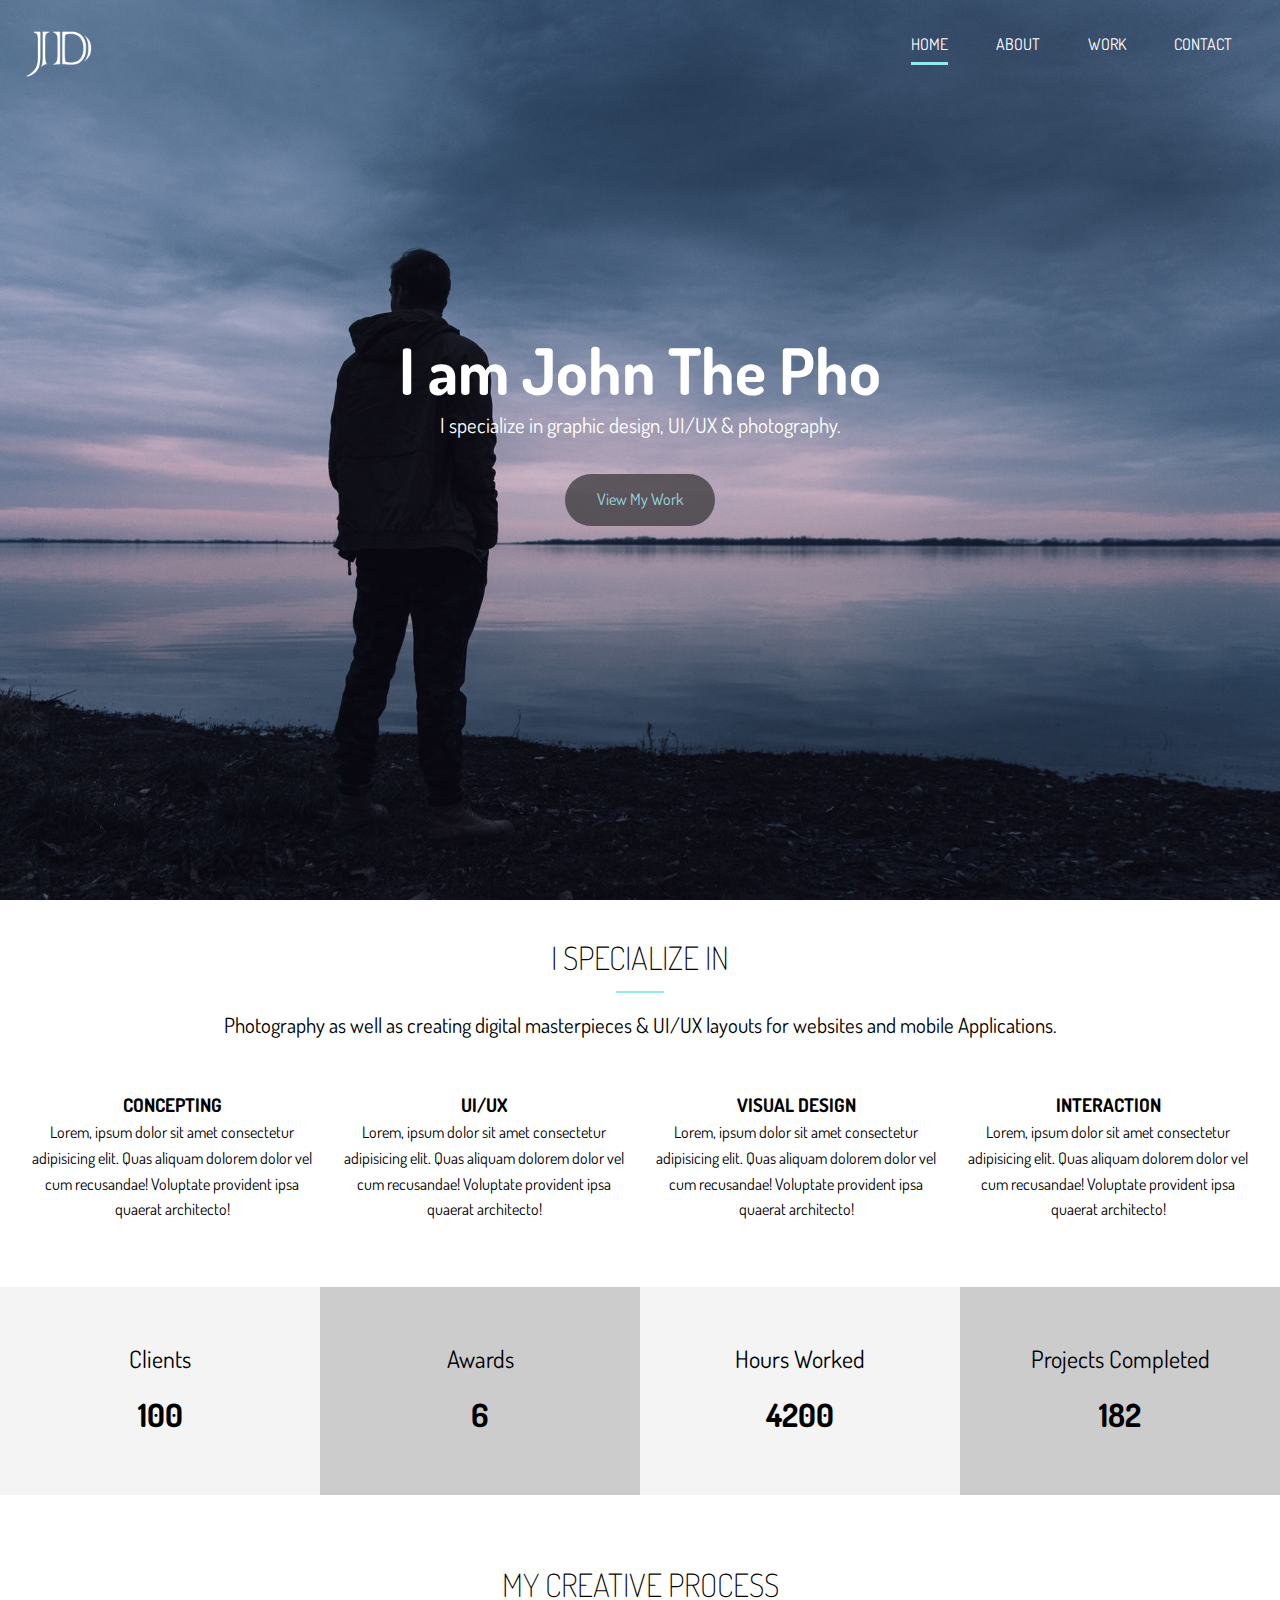
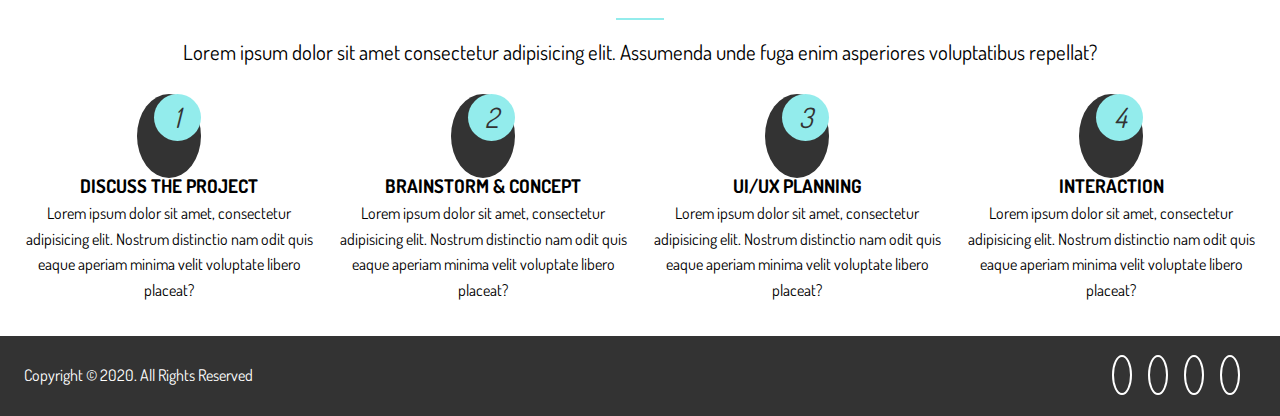
<file: index.html>
<!DOCTYPE html>
<html lang="en">
  <head>
    <meta charset="UTF-8" />
    <meta name="viewport" content="width=device-width, initial-scale=1.0" />
    <link rel="shortcut icon" href="img/logo.png" type="image/x-png" />
    <link
      rel="stylesheet"
      href="https://cdnjs.cloudflare.com/ajax/libs/font-awesome/5.15.1/css/all.min.css"
      integrity="sha512-+4zCK9k+qNFUR5X+cKL9EIR+ZOhtIloNl9GIKS57V1MyNsYpYcUrUeQc9vNfzsWfV28IaLL3i96P9sdNyeRssA=="
      crossorigin="anonymous"
    />
    <link rel="preconnect" href="https://fonts.gstatic.com" />
    <link
      href="https://fonts.googleapis.com/css2?family=Caveat+Brush&family=Dosis:wght@500&display=swap"
      rel="stylesheet"
    />
    <link rel="stylesheet" href="css/main.css" />
    <title>John Doe | UI/UX Designer & Photographer</title>
  </head>
  <body>
    <!-- Header -->
    <header id="header-home">
      <div class="container">
        <nav id="main-nav">
          <img src="img/logo.png" alt="My Image" id="logo" />
          <ul>
            <li><a href="index.html" class="current">Home</a></li>
            <li><a href="about.html">About</a></li>
            <li><a href="work.html">Work</a></li>
            <li><a href="contact.html">Contact</a></li>
          </ul>
        </nav>
        <div class="header-content">
          <h1>
            I am John The
            <span
              class="txt-type"
              data-wait="2000"
              data-words='["Photographer", "Designer", "UI/UX Dev"]'
            ></span>
          </h1>
          <p class="lead">
            I specialize in graphic design, UI/UX & photography.
          </p>
          <a href="work.html" class="btn-light">View My Work</a>
        </div>
      </div>
    </header>

    <!-- Section A: Specialize -->
    <section id="home-a" class="text-center py-2">
      <div class="container">
        <h2 class="section-title">I Specialize in</h2>
        <div class="bottom-line"></div>
        <p class="lead">
          Photography as well as creating digital masterpieces & UI/UX layouts
          for websites and mobile Applications.
        </p>
        <div class="specials">
          <div>
            <i class="fas fa-file-alt fa-2x"></i>
            <h3>Concepting</h3>
            <p>
              Lorem, ipsum dolor sit amet consectetur adipisicing elit. Quas
              aliquam dolorem dolor vel cum recusandae! Voluptate provident ipsa
              quaerat architecto!
            </p>
          </div>
          <div>
            <i class="fas fa-desktop fa-2x"></i>
            <h3>UI/UX</h3>
            <p>
              Lorem, ipsum dolor sit amet consectetur adipisicing elit. Quas
              aliquam dolorem dolor vel cum recusandae! Voluptate provident ipsa
              quaerat architecto!
            </p>
          </div>
          <div>
            <i class="fas fa-object-ungroup fa-2x"></i>
            <h3>Visual Design</h3>
            <p>
              Lorem, ipsum dolor sit amet consectetur adipisicing elit. Quas
              aliquam dolorem dolor vel cum recusandae! Voluptate provident ipsa
              quaerat architecto!
            </p>
          </div>
          <div>
            <i class="fas fa-thumbs-up fa-2x"></i>
            <h3>Interaction</h3>
            <p>
              Lorem, ipsum dolor sit amet consectetur adipisicing elit. Quas
              aliquam dolorem dolor vel cum recusandae! Voluptate provident ipsa
              quaerat architecto!
            </p>
          </div>
        </div>
      </div>
    </section>

    <!-- Section B: Stats -->
    <section id="home-b" class="text-center py-2">
      <div class="stats">
        <div>
          <ul>
            <li><i class="fa fa-users fa-3x"></i></li>
            <li class="stats-title">Clients</li>
            <li class="stats-number">100</li>
          </ul>
        </div>
        <div>
          <ul>
            <li><i class="fa fa-award fa-3x"></i></li>
            <li class="stats-title">Awards</li>
            <li class="stats-number">6</li>
          </ul>
        </div>
        <div>
          <ul>
            <li><i class="fa fa-hourglass-start fa-3x"></i></li>
            <li class="stats-title">Hours Worked</li>
            <li class="stats-number">4200</li>
          </ul>
        </div>
        <div>
          <ul>
            <li><i class="fa fa-code-branch fa-3x"></i></li>
            <li class="stats-title">Projects Completed</li>
            <li class="stats-number">182</li>
          </ul>
        </div>
      </div>
    </section>

    <!-- Section C: Process -->
    <section id="home-c" class="text-center py-2">
      <div class="container">
        <h2 class="section-title">My Creative Process</h2>
        <div class="bottom-line"></div>
        <p class="lead">
          Lorem ipsum dolor sit amet consectetur adipisicing elit. Assumenda
          unde fuga enim asperiores voluptatibus repellat?
        </p>
        <div class="process">
          <div>
            <i class="fas fa-file-alt fa-4x process-icon my-2">
              <div class="process-step">1</div>
            </i>
            <h3>Discuss The Project</h3>
            <p>
              Lorem ipsum dolor sit amet, consectetur adipisicing elit. Nostrum
              distinctio nam odit quis eaque aperiam minima velit voluptate
              libero placeat?
            </p>
          </div>

          <div>
            <i class="fas fa-desktop fa-4x process-icon my-2">
              <div class="process-step">2</div>
            </i>
            <h3>Brainstorm & Concept</h3>
            <p>
              Lorem ipsum dolor sit amet, consectetur adipisicing elit. Nostrum
              distinctio nam odit quis eaque aperiam minima velit voluptate
              libero placeat?
            </p>
          </div>

          <div>
            <i class="fas fa-object-ungroup fa-4x process-icon my-2">
              <div class="process-step">3</div>
            </i>
            <h3>UI/UX Planning</h3>
            <p>
              Lorem ipsum dolor sit amet, consectetur adipisicing elit. Nostrum
              distinctio nam odit quis eaque aperiam minima velit voluptate
              libero placeat?
            </p>
          </div>

          <div>
            <i class="fas fa-thumbs-up fa-4x process-icon my-2">
              <div class="process-step">4</div>
            </i>
            <h3>Interaction</h3>
            <p>
              Lorem ipsum dolor sit amet, consectetur adipisicing elit. Nostrum
              distinctio nam odit quis eaque aperiam minima velit voluptate
              libero placeat?
            </p>
          </div>
        </div>
      </div>
    </section>

    <!-- Footer -->
    <footer id="main-footer">
      <div class="footer-content container">
        <p>Copyright &copy; 2020. All Rights Reserved</p>
        <div class="social">
          <i class="fab fa-twitter"></i>
          <i class="fab fa-facebook"></i>
          <i class="fab fa-instagram"></i>
          <i class="fab fa-linkedin"></i>
        </div>
      </div>
    </footer>

    <script src="js/typewriter.js"></script>
  </body>
</html>
</file>
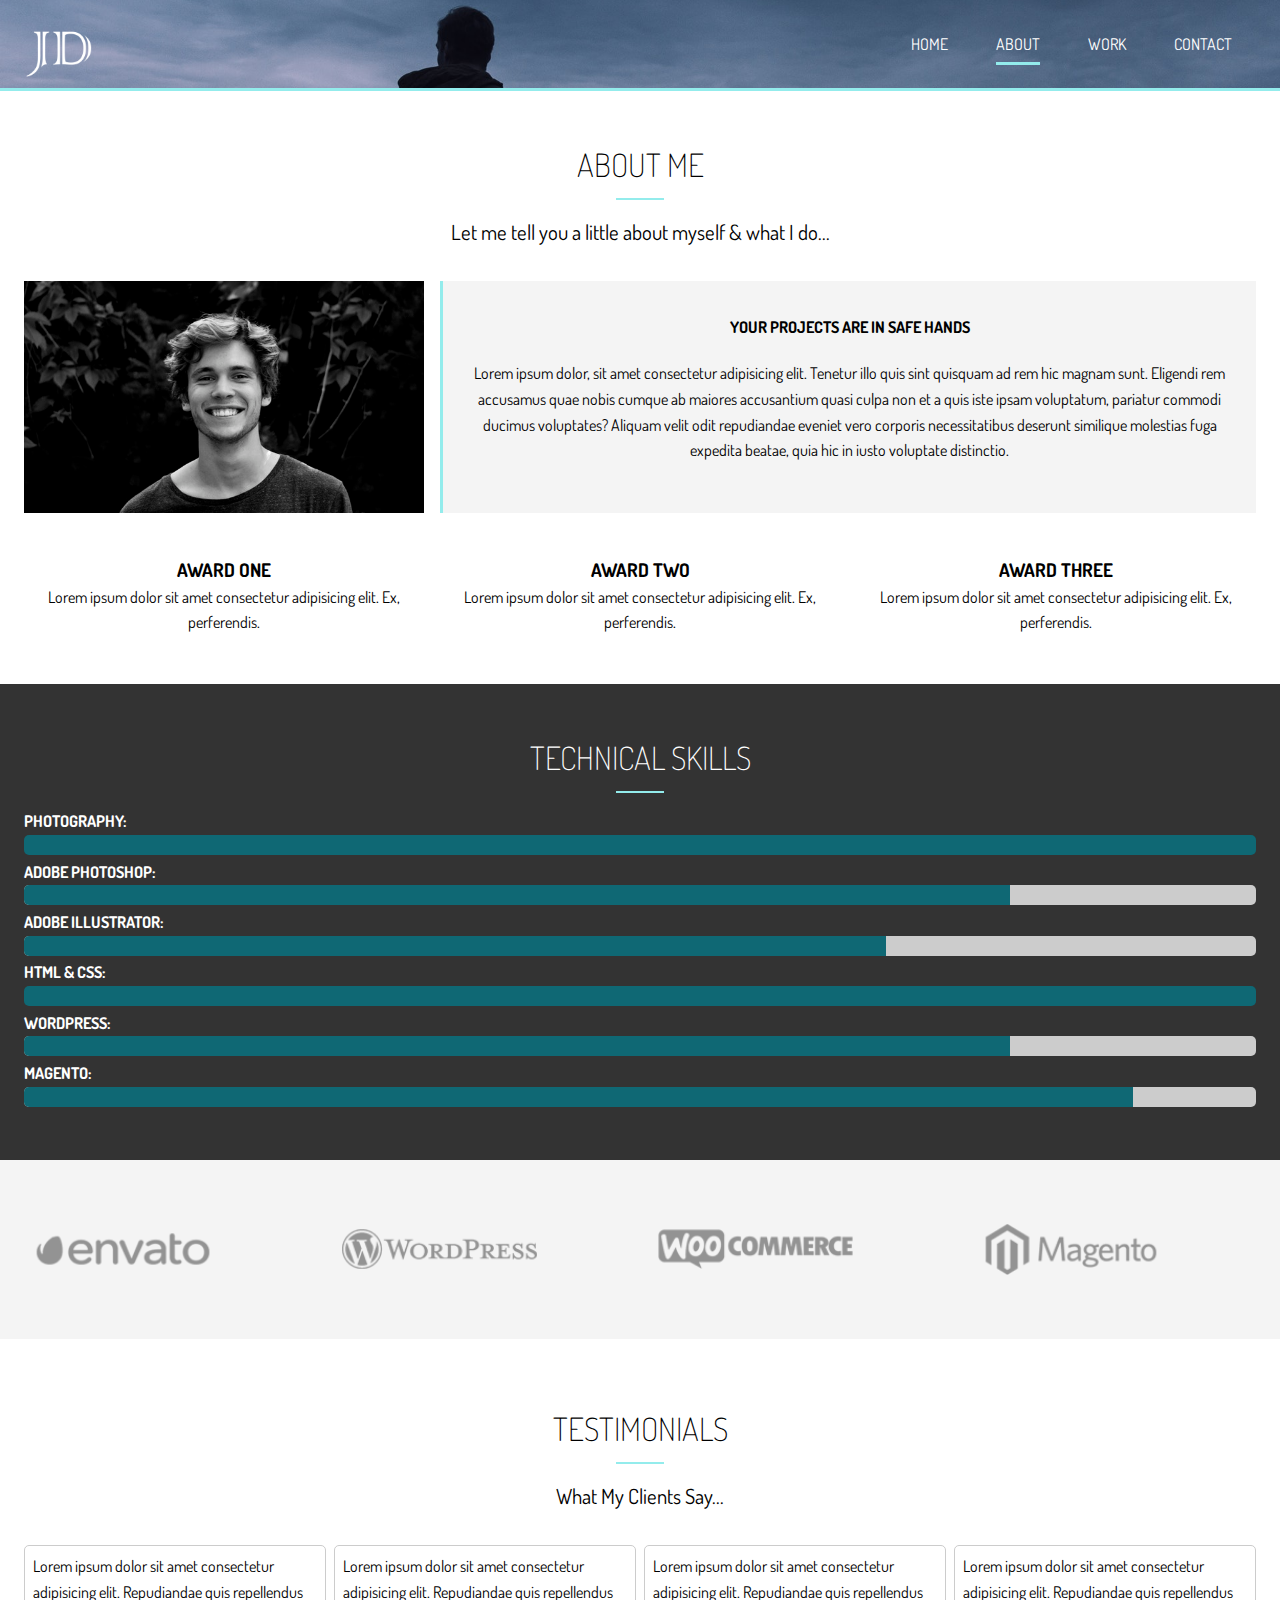
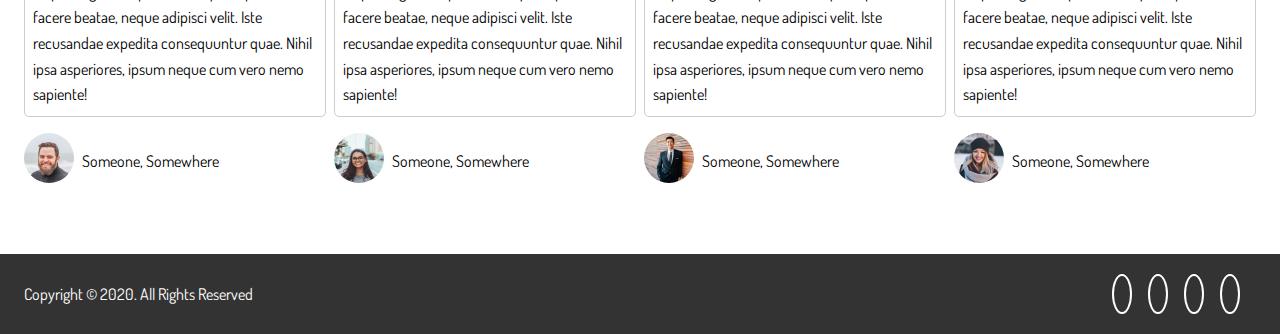
<file: about.html>
<!DOCTYPE html>
<html lang="en">
  <head>
    <meta charset="UTF-8" />
    <meta name="viewport" content="width=device-width, initial-scale=1.0" />
    <link rel="shortcut icon" href="img/logo.png" type="image/x-png">
    <link
      rel="stylesheet"
      href="https://cdnjs.cloudflare.com/ajax/libs/font-awesome/5.15.1/css/all.min.css"
      integrity="sha512-+4zCK9k+qNFUR5X+cKL9EIR+ZOhtIloNl9GIKS57V1MyNsYpYcUrUeQc9vNfzsWfV28IaLL3i96P9sdNyeRssA=="
      crossorigin="anonymous"
    />
    <link rel="preconnect" href="https://fonts.gstatic.com" />
    <link
      href="https://fonts.googleapis.com/css2?family=Dosis:wght@500&display=swap"
      rel="stylesheet"
    />
    <link rel="stylesheet" href="css/main.css" />
    <title>About Me | UI/UX Designer & Photographer</title>
  </head>
  <body>
    <!-- Header -->
    <header id="header-inner">
      <div class="container">
        <nav id="main-nav">
          <img src="img/logo.png" alt="My Image" id="logo" />
          <ul>
            <li><a href="index.html">Home</a></li>
            <li><a href="about.html" class="current">About</a></li>
            <li><a href="work.html">Work</a></li>
            <li><a href="contact.html">Contact</a></li>
          </ul>
        </nav>
      </div>
    </header>

    <!-- Section A: Info -->
    <section id="about-a" class="text-center py-3">
      <div class="container">
        <h2 class="section-title">About Me</h2>
        <div class="bottom-line"></div>
        <p class="lead">Let me tell you a little about myself & what I do...</p>
        <div class="about-info">
          <img src="img/about.jpg" alt="" class="bio-image" />
          <div class="bio bg-light">
            <h4>Your Projects are in Safe Hands</h4>
            <p>
              Lorem ipsum dolor, sit amet consectetur adipisicing elit. Tenetur
              illo quis sint quisquam ad rem hic magnam sunt. Eligendi rem
              accusamus quae nobis cumque ab maiores accusantium quasi culpa non
              et a quis iste ipsam voluptatum, pariatur commodi ducimus
              voluptates? Aliquam velit odit repudiandae eveniet vero corporis
              necessitatibus deserunt similique molestias fuga expedita beatae,
              quia hic in iusto voluptate distinctio.
            </p>
          </div>

          <div class="award-1">
            <i class="fas fa-award fa-3x"></i>
            <h3>Award One</h3>
            <p>
              Lorem ipsum dolor sit amet consectetur adipisicing elit. Ex,
              perferendis.
            </p>
          </div>

          <div class="award-2">
            <i class="fas fa-award fa-3x"></i>
            <h3>Award Two</h3>
            <p>
              Lorem ipsum dolor sit amet consectetur adipisicing elit. Ex,
              perferendis.
            </p>
          </div>

          <div class="award-3">
            <i class="fas fa-award fa-3x"></i>
            <h3>Award Three</h3>
            <p>
              Lorem ipsum dolor sit amet consectetur adipisicing elit. Ex,
              perferendis.
            </p>
          </div>
        </div>
      </div>
    </section>

    <!-- Section B: Progress Bars -->
    <section id="about-b" class="bg-dark py-3">
      <div class="container">
        <h2 class="section-title">Technical Skills</h2>
        <div class="bottom-line"></div>

        <h4>Photography:</h4>
        <div class="progress">
          <div style="width: 100%"></div>
        </div>

        <h4>Adobe Photoshop:</h4>
        <div class="progress">
          <div style="width: 80%"></div>
        </div>

        <h4>Adobe Illustrator:</h4>
        <div class="progress">
          <div style="width: 70%"></div>
        </div>

        <h4>HTML & CSS:</h4>
        <div class="progress">
          <div style="width: 100%"></div>
        </div>

        <h4>Wordpress:</h4>
        <div class="progress">
          <div style="width: 80%"></div>
        </div>

        <h4>Magento:</h4>
        <div class="progress">
          <div style="width: 90%"></div>
        </div>
      </div>
    </section>

    <!-- Section C: Logo -->
    <section id="about-c" class="py-4 bg-light">
      <div class="container">
        <div class="about-logos">
          <img src="img/about-logos/logo-envato.png" alt="" />
          <img src="img/about-logos/logo-wordpress.png" alt="" />
          <img src="img/about-logos/logo-woocommerce.png" alt="" />
          <img src="img/about-logos/logo-magento.png" alt="" />
        </div>
      </div>
    </section>

    <!-- Section D: Testimonials -->
    <section id="about-d" class="py-4">
      <div class="container">
        <h2 class="section-title">Testimonials</h2>
        <div class="bottom-line"></div>
        <p class="lead text-center">What My Clients Say...</p>
        <div class="testimonials">
          <div>
            <p>
              Lorem ipsum dolor sit amet consectetur adipisicing elit.
              Repudiandae quis repellendus facere beatae, neque adipisci velit.
              Iste recusandae expedita consequuntur quae. Nihil ipsa asperiores,
              ipsum neque cum vero nemo sapiente!
            </p>
            <ul>
              <li><img src="img/testimonials/person1.jpg" alt="" /></li>
              <li>Someone, Somewhere</li>
            </ul>
          </div>

          <div>
            <p>
              Lorem ipsum dolor sit amet consectetur adipisicing elit.
              Repudiandae quis repellendus facere beatae, neque adipisci velit.
              Iste recusandae expedita consequuntur quae. Nihil ipsa asperiores,
              ipsum neque cum vero nemo sapiente!
            </p>
            <ul>
              <li><img src="img/testimonials/person2.jpg" alt="" /></li>
              <li>Someone, Somewhere</li>
            </ul>
          </div>

          <div>
            <p>
              Lorem ipsum dolor sit amet consectetur adipisicing elit.
              Repudiandae quis repellendus facere beatae, neque adipisci velit.
              Iste recusandae expedita consequuntur quae. Nihil ipsa asperiores,
              ipsum neque cum vero nemo sapiente!
            </p>
            <ul>
              <li><img src="img/testimonials/person3.jpg" alt="" /></li>
              <li>Someone, Somewhere</li>
            </ul>
          </div>

          <div>
            <p>
              Lorem ipsum dolor sit amet consectetur adipisicing elit.
              Repudiandae quis repellendus facere beatae, neque adipisci velit.
              Iste recusandae expedita consequuntur quae. Nihil ipsa asperiores,
              ipsum neque cum vero nemo sapiente!
            </p>
            <ul>
              <li><img src="img/testimonials/person4.jpg" alt="" /></li>
              <li>Someone, Somewhere</li>
            </ul>
          </div>
        </div>
      </div>
    </section>

    <!-- Footer -->
    <footer id="main-footer">
      <div class="footer-content container">
        <p>Copyright &copy; 2020. All Rights Reserved</p>
        <div class="social">
          <i class="fab fa-twitter"></i>
          <i class="fab fa-facebook"></i>
          <i class="fab fa-instagram"></i>
          <i class="fab fa-linkedin"></i>
        </div>
      </div>
    </footer>

  </body>
</html>
</file>
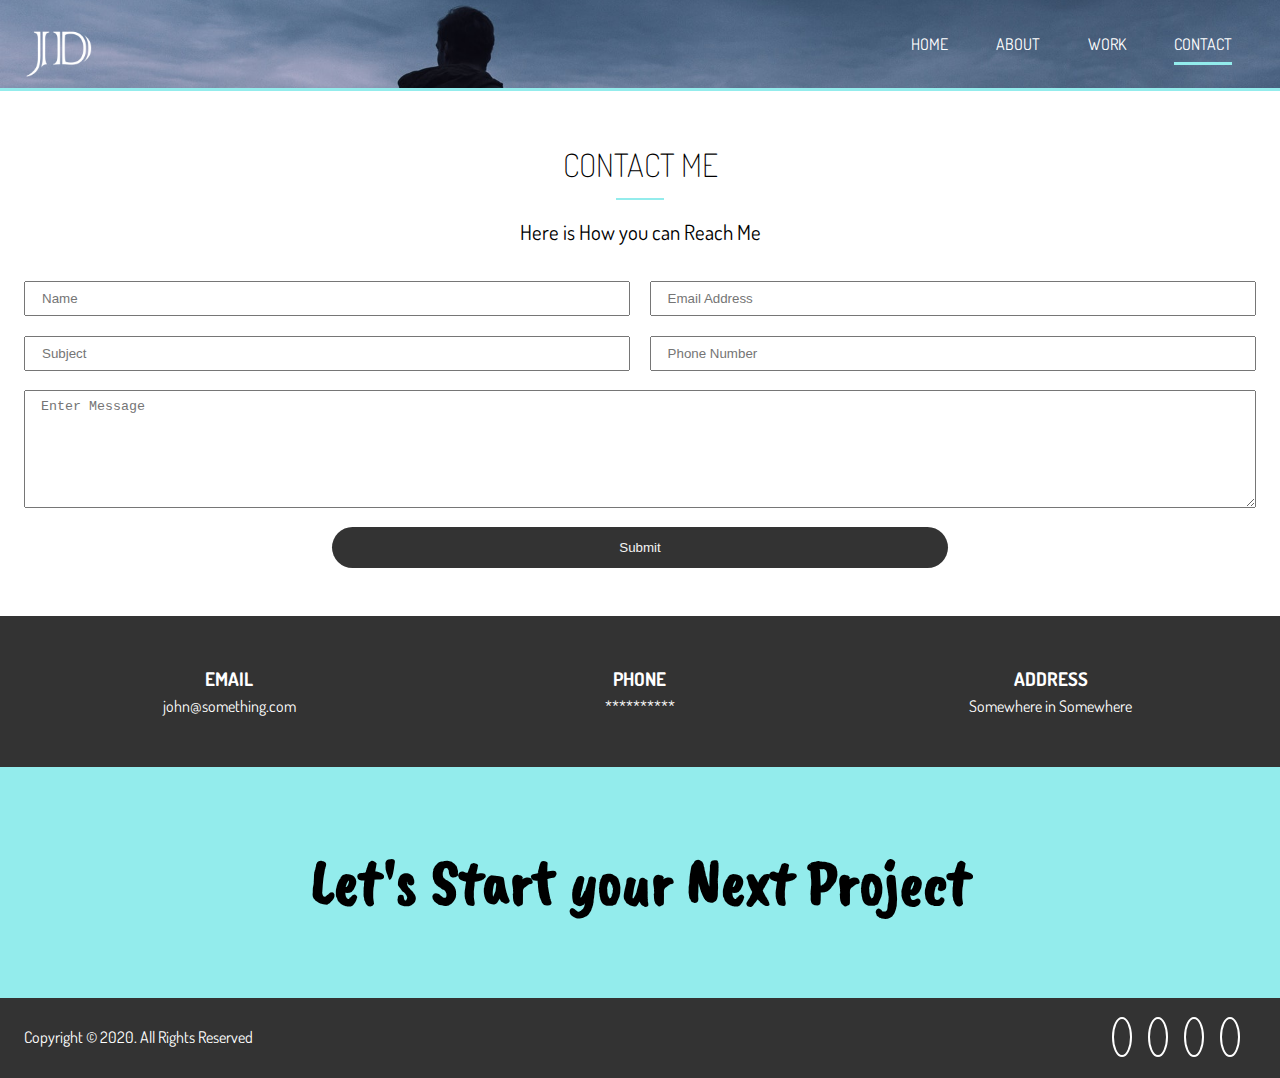
<file: contact.html>
<!DOCTYPE html>
<html lang="en">
  <head>
    <meta charset="UTF-8" />
    <meta name="viewport" content="width=device-width, initial-scale=1.0" />
    <link rel="shortcut icon" href="img/logo.png" type="image/x-png">
    <link
      rel="stylesheet"
      href="https://cdnjs.cloudflare.com/ajax/libs/font-awesome/5.15.1/css/all.min.css"
      integrity="sha512-+4zCK9k+qNFUR5X+cKL9EIR+ZOhtIloNl9GIKS57V1MyNsYpYcUrUeQc9vNfzsWfV28IaLL3i96P9sdNyeRssA=="
      crossorigin="anonymous"
    />
    <link rel="preconnect" href="https://fonts.gstatic.com" />
    <link
      href="https://fonts.googleapis.com/css2?family=Dosis:wght@500&display=swap"
      rel="stylesheet"
    />
    <link rel="stylesheet" href="css/main.css" />
    <title>Contact Me | UI/UX Designer & Photographer</title>
  </head>
  <body>
    <!-- Header -->
    <header id="header-inner">
      <div class="container">
        <nav id="main-nav">
          <img src="img/logo.png" alt="My Image" id="logo" />
          <ul>
            <li><a href="index.html">Home</a></li>
            <li><a href="about.html">About</a></li>
            <li><a href="work.html">Work</a></li>
            <li><a href="contact.html" class="current">Contact</a></li>
          </ul>
        </nav>
      </div>
    </header>

    <!-- Section A: Contact Form -->
    <section id="contact-a" class="text-center py-3">
      <div class="container">
        <h2 class="section-title">Contact Me</h2>
        <div class="bottom-line"></div>
        <p class="lead">Here is How you can Reach Me</p>
        <form>
          <div class="text-fields">
            <input
              type="text"
              class="text-input name-input"
              placeholder="Name"
            />
            <input
              type="text"
              class="text-input subject-input"
              placeholder="Subject"
            />
            <input
              type="text"
              class="text-input email-input"
              placeholder="Email Address"
            />
            <input
              type="text"
              class="text-input phone-input"
              placeholder="Phone Number"
            />
            <textarea
              type="text"
              class="text-input message-input"
              placeholder="Enter Message"
            ></textarea>
          </div>
          <button type="submit" class="btn-dark">Submit</button>
        </form>
      </div>
    </section>

    <!-- Section B: Contact Info -->
    <section id="contact-b" class="py-3 bg-dark">
      <div class="container">
        <div class="contact-info">
          <div>
            <i class="fas fa-envelope fa-2x"></i>
            <h3>Email</h3>
            <p>john@something.com</p>
          </div>
          <div>
            <i class="fas fa-phone fa-2x"></i>
            <h3>Phone</h3>
            <p>**********</p>
          </div>
          <div>
            <i class="fas fa-address-card fa-2x"></i>
            <h3>Address</h3>
            <p>Somewhere in Somewhere</p>
          </div>
        </div>
      </div>
    </section>

    <!-- Section C: Tagline -->
    <section id="contact-c" class="bg-main py-4">
      <div class="container ">
        <h1>Let's Start your Next Project</h1>
      </div>
    </section>

    <!-- Footer -->
    <footer id="main-footer">
      <div class="footer-content container">
        <p>Copyright &copy; 2020. All Rights Reserved</p>
        <div class="social">
          <i class="fab fa-twitter"></i>
          <i class="fab fa-facebook"></i>
          <i class="fab fa-instagram"></i>
          <i class="fab fa-linkedin"></i>
        </div>
      </div>
    </footer>
  </body>
</html>
</file>
<file: css/main.css>
@import url("https://fonts.googleapis.com/css2?family=Caveat+Brush&display=swap");

.container {
  max-width: 1280px;
  padding: 0 1.5rem;
  margin: auto;
  overflow: hidden;
}

.py-1 {
  padding: 1rem 0;
}

.py-2 {
  padding: 2rem 0;
}

.py-3 {
  padding: 3rem 0;
}

.py-4 {
  padding: 4rem 0;
}

.my-1 {
  margin: 1rem 0;
}

.my-2 {
  margin: 2rem 0;
}

.my-3 {
  margin: 3rem 0;
}

.my-4 {
  margin: 4rem 0;
}

.section-title {
  font-size: 2rem;
  display: block;
  padding-bottom: 0.5rem;
  text-align: center;
  font-weight: 100;
  text-transform: uppercase;
}

.bottom-line {
  height: 2px;
  width: 3rem;
  background: #93ecec;
  display: block;
  margin: 0 auto 1rem auto;
}

.btn-main,
.btn-light,
.btn-dark {
  display: inline-block;
  padding: 0.8rem 2rem;
  -webkit-transition: all 0.5s;
  transition: all 0.5s;
  border: none;
  cursor: pointer;
}

.btn-main {
  color: #333;
  background-color: #93ecec;
  border-radius: 30px;
}

.btn-light {
  color: #93ecec;
  background-color: #333;
  opacity: 0.7;
  border-radius: 30px;
}

.btn-dark {
  color: #f4f4f4;
  background-color: #333;
  border-radius: 30px;
}

button[class^="btn-"]:hover,
a[class^="btn-"]:hover,
input[class^="btn-"]:hover {
  background-color: #333;
  color: #93ecec;
  border-radius: 10px;
  opacity: 1;
}

.bg-main {
  background: #93ecec;
  color: #000;
}

.bg-dark {
  background: #333;
  color: #fff;
}

.bg-light {
  background: #f4f4f4;
  color: #000;
}

.bg-medium {
  background: #ccc;
  color: #000;
}

.lead {
  font-size: 1.3rem;
  margin-bottom: 2rem;
}

.text-center {
  text-align: center;
}

* {
  margin: 0;
  padding: 0;
}

body {
  font-family: "Dosis", sans-serif;
  line-height: 1.6;
  background: #fff;
}

a {
  text-decoration: none;
  color: #333;
}

ul {
  list-style: none;
}

h2,
h3,
h4 {
  text-transform: uppercase;
}

img {
  width: 100%;
}

#logo {
  width: 70px;
  height: 70px;
  color: #fff;
  text-transform: uppercase;
}

#main-nav {
  display: -webkit-box;
  display: -ms-flexbox;
  display: flex;
  -webkit-box-pack: justify;
  -ms-flex-pack: justify;
  justify-content: space-between;
  padding-top: 1rem;
}

#main-nav ul {
  display: -webkit-box;
  display: -ms-flexbox;
  display: flex;
}

#main-nav li {
  padding: 1rem 1.5rem;
}

#main-nav a {
  text-decoration: none;
  color: #fff;
  text-transform: uppercase;
  border-bottom: 3px transparent solid;
  padding-bottom: 0.5rem;
  -webkit-transition: border-color 0.5s;
  transition: border-color 0.5s;
}

#main-nav a:hover {
  border-color: #ccc;
}

#main-nav a.current {
  border-color: #93ecec;
}

#header-home {
  background: url("../img/showcase.jpg") no-repeat center right/cover;
  height: 100vh;
  color: #fff;
}

#header-home .header-content {
  text-align: center;
  padding-top: 20%;
}

#header-home .header-content h1 {
  font-size: 4rem;
  line-height: 1.2;
}

#header-inner {
  background: url("../img/showcase.jpg") no-repeat 20% 30% / cover;
  height: 5.5rem;
  border-bottom: 3px solid #93ecec;
}

#home-a .specials {
  margin-top: 3rem;
  display: -ms-grid;
  display: grid;
  gap: 1rem;
  grid-template-columns: repeat(4, 1fr);
}

#home-a .specials .fas {
  color: #93ecec;
  padding-bottom: 0.4rem;
}

#home-b .stats {
  display: -ms-grid;
  display: grid;
  grid-template-columns: repeat(4, 1fr);
}

#home-b .stats li {
  line-height: 2;
}

#home-b .stats li.stats-title {
  font-size: 1.5rem;
}

#home-b .stats li.stats-number {
  font-size: 2rem;
  font-weight: bold;
}

#home-b .stats div {
  padding: 3rem 0;
}

#home-b .stats div:nth-child(odd) {
  background: #f4f4f4;
}

#home-b .stats div:nth-child(even) {
  background: #ccc;
}

#home-c .process {
  display: -ms-grid;
  display: grid;
  grid-template-columns: repeat(4, 1fr);
  gap: 1.5rem;
  text-align: center;
}

#home-c .process-step {
  position: absolute;
  top: 0;
  right: 0;
  font-size: 28px;
  background: #93ecec;
  color: #333;
  border-radius: 50%;
  height: 15px;
  width: 15px;
  line-height: 15px;
  padding: 1rem;
  -webkit-transition: all 1s;
  transition: all 1s;
  font-family: "Dosis", sans-serif;
}

#home-c .process-icon {
  position: relative;
  border-radius: 50%;
  background-color: #333;
  color: #fff;
  padding: 2rem;
  width: 70px;
  height: 70px;
  line-height: 70px;
  text-align: center;
  -webkit-transition: all 1s;
  transition: all 1s;
}

#home-c .process-icon:hover {
  background: #93ecec;
  width: 90px;
  height: 90px;
  line-height: 90px;
  color: #333;
}

#home-c .process-icon:hover .process-step {
  background: #333;
  color: #93ecec;
}

#about-a .about-info {
  display: -ms-grid;
  display: grid;
  grid-template-areas:
    "bioimage bio bio"
    "aw1 aw2 aw3";
  gap: 1rem;
}

#about-a .bio-image {
  grid-area: bioimage;
}

#about-a .bio {
  -ms-grid-column-span: 2;
  grid-area: bio;
  border-left: 3px solid #93ecec;
  padding: 0.8rem;
}

#about-a .bio h4 {
  padding: 1.3rem;
}

#about-a .award-1 {
  grid-area: aw1;
}

#about-a .award-2 {
  grid-area: aw2;
}

#about-a .award-3 {
  grid-area: aw3;
}

#about-a .award-1 .fas,
#about-a .award-2 .fas,
#about-a .award-3 .fas {
  color: #93ecec;
  margin: 1rem;
}

#about-b .progress {
  overflow: hidden;
  height: 20px;
  background: #ccc;
  border-radius: 5px;
  margin-bottom: 0.3rem;
}

#about-b .progress div {
  height: 100%;
  color: #fff;
  text-align: center;
  background: #0f6874;
}

#about-c .about-logos {
  display: -ms-grid;
  display: grid;
  grid-template-columns: repeat(4, 1fr);
  gap: 2rem;
}

#about-c .about-logos img {
  width: 70%;
}

#about-d .testimonials {
  display: -ms-grid;
  display: grid;
  grid-template-columns: repeat(4, 1fr);
  gap: 0.5rem;
}

#about-d .testimonials ul {
  list-style: none;
  margin-top: 1rem;
  display: -webkit-box;
  display: -ms-flexbox;
  display: flex;
  -webkit-box-align: center;
  -ms-flex-align: center;
  align-items: center;
}

#about-d .testimonials p {
  border: 1px solid #ccc;
  border-radius: 5px;
  padding: 0.5rem;
}

#about-d .testimonials img {
  width: 50px;
  height: 50px;
  border-radius: 50%;
  margin-right: 0.5rem;
}

.items {
  display: -ms-grid;
  display: grid;
  grid-template-columns: repeat(3, 1fr);
  -webkit-box-shadow: 0 5px 10px 0 rgba(0, 0, 0, 0.3);
  box-shadow: 0 5px 10px 0 rgba(0, 0, 0, 0.3);
}

.item {
  position: relative;
  background: #93ecec;
  overflow: hidden;
}

.item::after {
  content: "";
  position: absolute;
  display: block;
  background: inherit;
  opacity: 0.9;
  top: 0;
  left: 0;
  width: 100%;
  height: 100%;
  -webkit-transform: scale(2) translateX(-75%) translateY(-75%) rotate(-28deg);
  transform: scale(2) translateX(-75%) translateY(-75%) rotate(-28deg);
  -webkit-transition: -webkit-transform 3s cubic-bezier(0.2, 1, 0.3, 1);
  transition: -webkit-transform 3s cubic-bezier(0.2, 1, 0.3, 1);
  transition: transform 3s cubic-bezier(0.2, 1, 0.3, 1);
  transition: transform 3s cubic-bezier(0.2, 1, 0.3, 1),
    -webkit-transform 3s cubic-bezier(0.2, 1, 0.3, 1);
}

.item:hover:after {
  -webkit-transform: scale(2) translateX(0) translateY(0) rotate(-28deg);
  transform: scale(2) translateX(0) translateY(0) rotate(-28deg);
}

.item:hover .item-image {
  -webkit-transform: scale(1.2);
  transform: scale(1.2);
}

.item:hover .item-text {
  opacity: 1;
  -webkit-transform: translateY(0);
  transform: translateY(0);
}

.item-image {
  height: auto;
  -webkit-transform: translateZ(0);
  transform: translateZ(0);
  display: block;
  -webkit-transition: -webkit-transform 750ms cubic-bezier(0.2, 1, 0.3, 1);
  transition: -webkit-transform 750ms cubic-bezier(0.2, 1, 0.3, 1);
  transition: transform 750ms cubic-bezier(0.2, 1, 0.3, 1);
  transition: transform 750ms cubic-bezier(0.2, 1, 0.3, 1),
    -webkit-transform 750ms cubic-bezier(0.2, 1, 0.3, 1);
}

.item-image:before {
  content: "";
  display: block;
  padding-top: 75%;
  overflow: hidden;
}

.item-image img {
  position: absolute;
  top: 0;
  left: 0;
  width: 100%;
  height: auto;
  line-height: 0;
}

.item-text {
  position: absolute;
  top: 0;
  left: 0;
  bottom: 0;
  right: 0;
  opacity: 0;
  text-align: center;
  z-index: 1;
  color: #fff;
  -webkit-transform: translateY(-20%);
  transform: translateY(-20%);
  -webkit-transition: opacity 500ms cubic-bezier(0.2, 1, 0.3, 1),
    -webkit-transform 500ms cubic-bezier(0.2, 1, 0.3, 1);
  transition: opacity 500ms cubic-bezier(0.2, 1, 0.3, 1),
    -webkit-transform 500ms cubic-bezier(0.2, 1, 0.3, 1);
  transition: opacity 500ms cubic-bezier(0.2, 1, 0.3, 1),
    transform 500ms cubic-bezier(0.2, 1, 0.3, 1);
  transition: opacity 500ms cubic-bezier(0.2, 1, 0.3, 1),
    transform 500ms cubic-bezier(0.2, 1, 0.3, 1),
    -webkit-transform 500ms cubic-bezier(0.2, 1, 0.3, 1);
  -webkit-transition-delay: 300ms;
  transition-delay: 300ms;
}

.item-text-wrap {
  position: absolute;
  width: 100%;
  top: 50%;
  -webkit-transform: translateY(-50%);
  transform: translateY(-50%);
}

.item-text-title {
  font-size: 2rem;
  padding: 0 1rem;
  margin: 5px 0 0 0;
}

.item-text-category {
  text-transform: uppercase;
  font-size: 1.2rem;
  opacity: 0.7;
  margin: 0;
}

#contact-a .text-fields {
  display: -ms-grid;
  display: grid;
  grid-template-areas:
    "name email"
    "subject phone"
    "message message";
  gap: 1.2rem;
  margin-bottom: 1.2rem;
}

#contact-a .text-fields .name-input {
  grid-area: name;
}

#contact-a .text-fields .subject-input {
  grid-area: subject;
}

#contact-a .text-fields .email-input {
  grid-area: email;
}

#contact-a .text-fields .phone-input {
  grid-area: phone;
}

#contact-a .text-fields .message-input {
  -ms-grid-column-span: 2;
  grid-area: message;
  height: 100px;
}

#contact-a .text-fields .text-input {
  padding: 0.5rem 1rem;
}

#contact-a .text-fields input:focus {
  outline: none !important;
  border-color: #719ece;
  -webkit-box-shadow: 0 0 10px #719ece;
  box-shadow: 0 0 10px #719ece;
}

#contact-a .text-fields textarea:focus {
  outline: none !important;
  border-color: #719ece;
  -webkit-box-shadow: 0 0 10px #719ece;
  box-shadow: 0 0 10px #719ece;
}

#contact-a button[type="submit"] {
  width: 50%;
}

#contact-b .contact-info {
  display: -ms-grid;
  display: grid;
  grid-template-columns: repeat(3, 1fr);
  text-align: center;
}

#contact-c h1 {
  text-align: center;
  font-size: 4rem;
  font-family: "Caveat Brush", cursive !important;
}

#main-footer {
  background: #333;
  color: #fff;
  height: 5rem;
}

#main-footer .footer-content {
  display: -webkit-box;
  display: -ms-flexbox;
  display: flex;
  -webkit-box-pack: justify;
  -ms-flex-pack: justify;
  justify-content: space-between;
  height: 5rem;
  -webkit-box-align: center;
  -ms-flex-align: center;
  align-items: center;
}

#main-footer .footer-content .social .fab {
  margin-right: 1rem;
  border: 2px #fff solid;
  border-radius: 50%;
  height: 20px;
  width: 20px;
  line-height: 20px;
  text-align: center;
  padding: 0.5rem;
  -webkit-transition: all 0.5s;
  transition: all 0.5s;
}

#main-footer .footer-content .social .fab:hover {
  background: #93ecec;
  color: #333;
}

@media (max-width: 800px) {
  #header-home {
    height: 30rem;
  }
  #header-home .header-content {
    padding-top: 5rem;
  }
}

@media (max-width: 500px) {
  #main-nav {
    -webkit-box-orient: vertical;
    -webkit-box-direction: normal;
    -ms-flex-direction: column;
    flex-direction: column;
    -webkit-box-align: center;
    -ms-flex-align: center;
    align-items: center;
  }
  #main-nav li {
    padding: 1rem;
  }
  #header-home {
    height: 10rem;
    border-bottom: 3px solid #93ecec;
    background-position: 20% 30%;
  }
  #header-home .header-content {
    display: none;
  }
  #header-inner {
    height: 10rem;
  }
  #home-a .specials,
  #home-b .stats,
  #home-c .process,
  #about-d .testimonials,
  #contact-b .contact-info,
  .items {
    -ms-grid-columns: 1fr;
    grid-template-columns: 1fr;
  }
  #home-a .specials div {
    border-bottom: 1px #f4f4f4 solid;
    padding-bottom: 1rem;
  }
  #home-a .specials div:last-child {
    border: none;
    padding-bottom: 0;
  }
  #home-b .stats div {
    padding: 2rem 0 1rem 0;
  }
  #about-a .about-info {
    grid-template-areas:
      "bioimage"
      "bio"
      "aw1"
      "aw2"
      "aw3";
  }
  #about-c {
    display: none;
  }
  #contact-a .text-fields {
    grid-template-areas:
      "name"
      "subject"
      "email"
      "phone"
      "message";
  }
  #contact-b div {
    margin-bottom: 1rem;
    padding-bottom: 1rem;
    border-bottom: 1px #555 solid;
  }
  #contact-b div:last-child {
    border: none;
    margin-bottom: 0;
    padding-bottom: 0;
  }
  #contact-c h1 {
    font-size: 2rem;
  }
  #main-footer {
    height: 7rem;
  }
  #main-footer .footer-content {
    -webkit-box-orient: vertical;
    -webkit-box-direction: normal;
    -ms-flex-direction: column;
    flex-direction: column;
    padding: 1rem;
    height: 5rem;
  }
}

@media (max-height: 580px) {
  #header-home .header-content {
    padding-top: 3rem;
  }
}

@media (max-height: 330px) {
  #header-home .header-content h1 {
    font-size: 2rem;
  }
}
</file>
